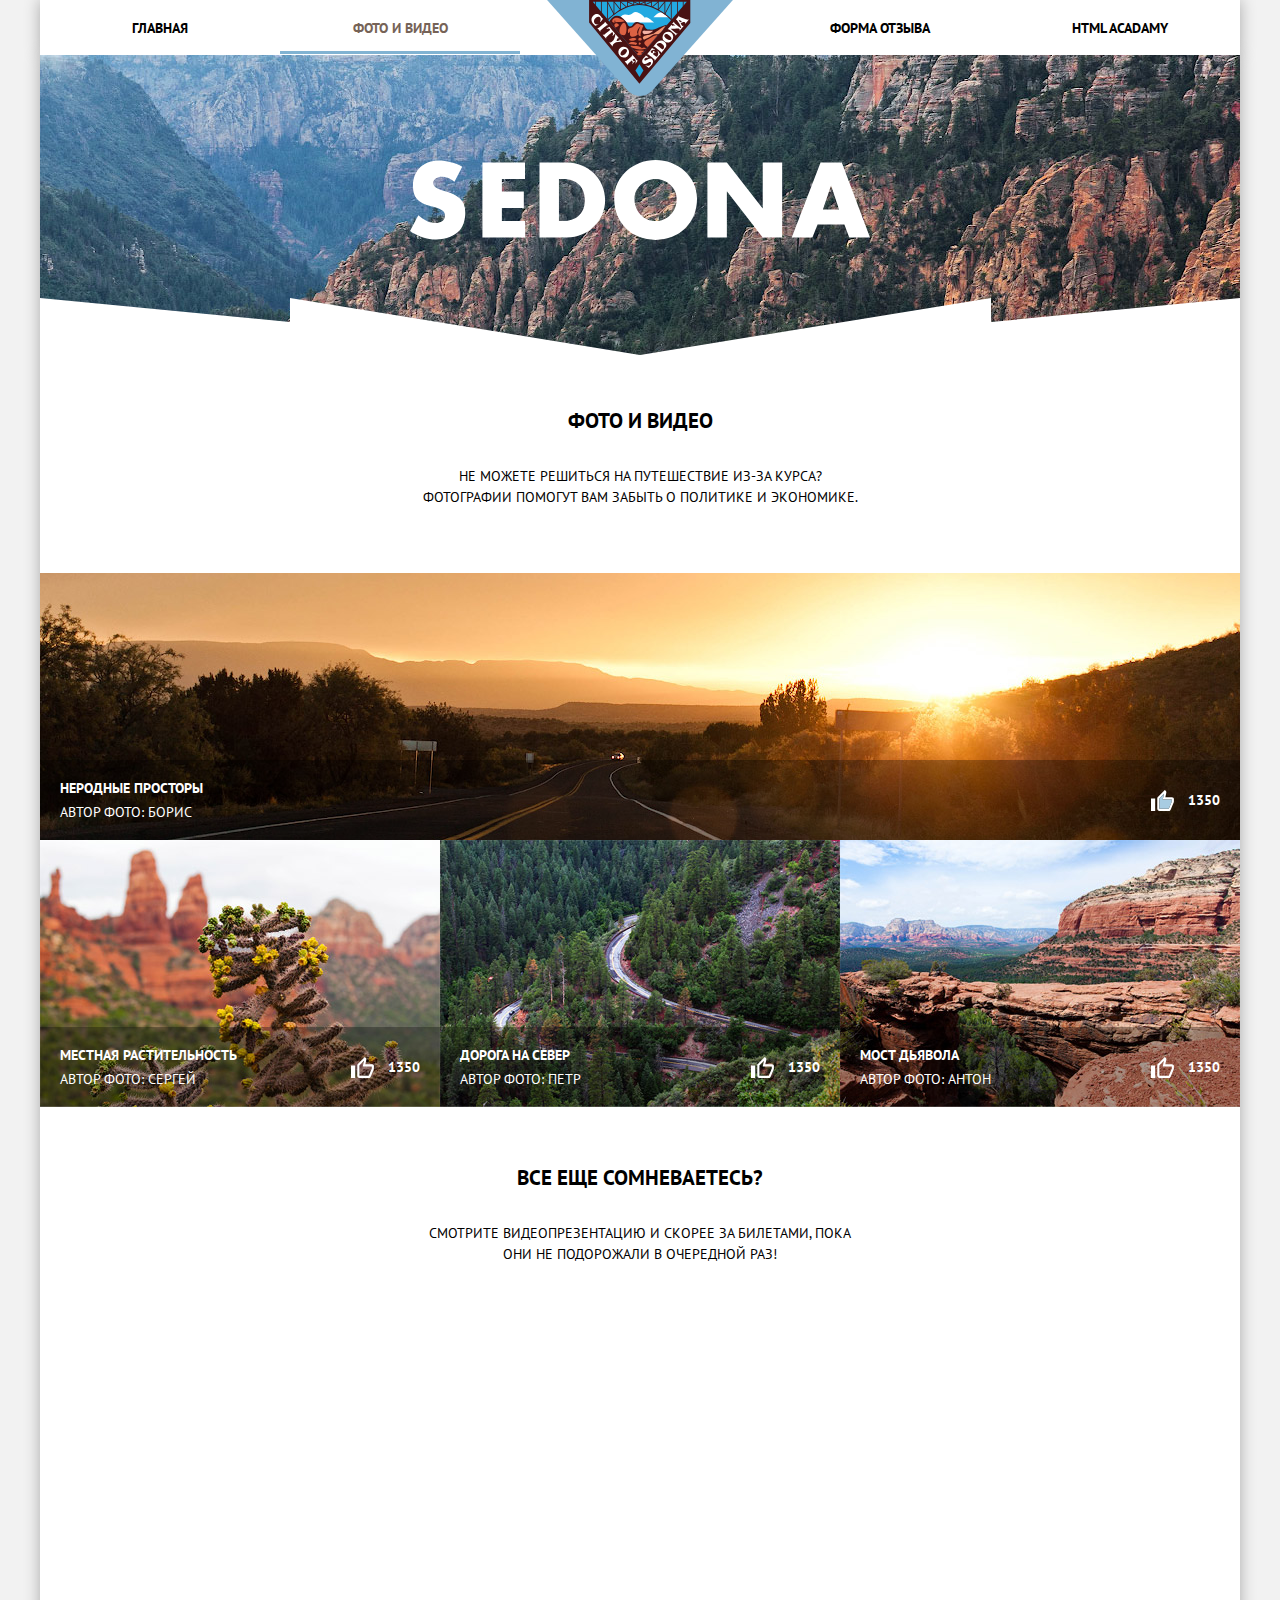
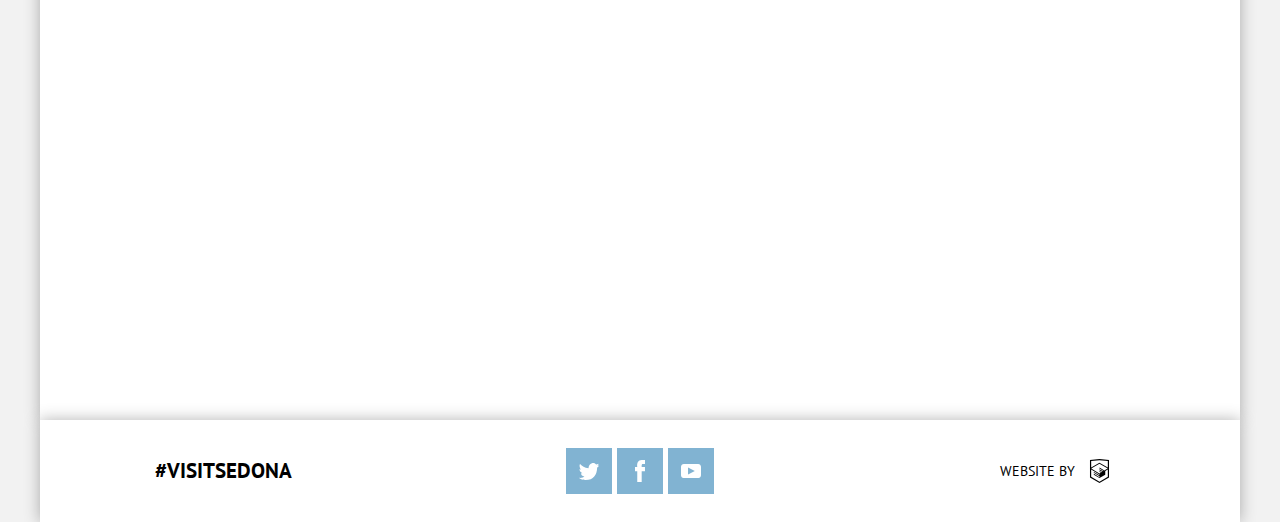
<file: media.html>
<!DOCTYPE html>
<html lang="ru">

<head>
  <meta charset="UTF-8">
  <meta http-equiv="X-UA-Compatible" content="IE=edge">
  <meta name="viewport" content="width=device-width, initial-scale=1.0">
  <meta name="description" content="Сайт города Седона">
  <meta name="keywords" content="HTML5, CSS, адаптивный, резиновый, БЭМ, семантичный">
  <meta name="author" content="Филатов Денис">
  <meta name="author" content="Filatov Denis">
  <title>Седона</title>
  <link rel="stylesheet" href="./pages/media.css">
</head>

<body>
  <div class="page">

    <header class="header container">
      <nav class="main-nav">
        <ul class="main-nav__list">
          <li class="main-nav__item">
            <a class="main-nav__link" href="index.html">Главная</a>
          </li>
          <li class="main-nav__item">
            <a class="main-nav__link main-nav__link_active" href="">Фото и видео</a>
          </li>
          <li class="main-nav__item main-nav__item_order_first">
            <a class="main-nav__link main-nav__link-logo" href="index.html">
              <picture>
                <source media="(min-width: 1200px)" srcset="./img/logo-sedona-desktop.svg">
                <source media="(min-width: 768px)" srcset="./img/logo-sedona-tablet.svg">
                <img class="main-nav__logo" src="./img/logo-sedona-mobile.svg" alt="logo Sedona">
              </picture>
            </a>
          </li>
          <li class="main-nav__item">
            <a class="main-nav__link" href="">Форма отзыва</a>
          </li>
          <li class="main-nav__item">
            <a class="main-nav__link" href="">HTML Acadamy</a>
          </li>
        </ul>
      </nav>
      <button class="hamburger hamburger__anim">
        <span class="hamburger__item">menu toggle</span>
      </button>
    </header>

    <main class="content container">

      <section class="main-foto main-foto_page_media content__main-foto">
        <h1 class="visually-hidden">Сайт города Седона</h1>
        <div class="main-foto__sedona main-foto__sedona_page_media"></div>
        <img class="main-foto__text main-foto__text_page_media" src="./img/text-sedona.svg" alt="добро пожаловать">
      </section>

      <section class="media">
        <h2 class="media__title title wrapper">Фото и видео</h2>
        <p class="media__subtitle subtitle wrapper">Не можете решиться на путешествие из-за курса? Фотографии помогут
          вам забыть о политике и экономике.
        </p>

        <ul class="media__cards media__wrapper">
          <li class="media__card media__card_size_xl media__separator">
            <picture>
              <source media="(min-width: 900px)"
                srcset="./img/photo-sunset-desktop@1x.jpg 1x, ./img/photo-sunset-desktop@2x.jpg 2x">
              <source media="(min-width: 450px)"
                srcset="./img/photo-sunset-tablet@1x.jpg 1x, ./img/photo-sunset-tablet@2x.jpg 2x">
              <img class="media__pic  media__pic_size_xl" src="./img/photo-sunset-mobile@1x.jpg"
                srcset="./img/photo-sunset-mobile@2x.jpg 2x" alt="виды седоны">
            </picture>
            <div class="media__card-wrapper">
              <div class="media__text-container">
                <h4 class="media__title-foto media__text">неродные просторы</h4>
                <p class="media__author media__text">Автор фото: Борис</p>
              </div>
              <div class="like">
                <svg class="like__likes like_active" version="1.0" id="Layer_1" xmlns="http://www.w3.org/2000/svg"
                  xmlns:xlink="http://www.w3.org/1999/xlink" x="0px" y="0px" viewBox="0 0 22 20"
                  enable-background="new 0 0 22 20" xml:space="preserve">
                  <g id="Page-1">
                    <g id="Core" transform="translate(-295.000000, -464.000000)">
                      <g id="thumb-up" transform="translate(295.000000, 464.000000)">
                        <path class="shape" id="shape"
                          d="M12.383,3.646l-0.637,2.929L11.219,9H13.7h6.2v2c0,0.018,0,0.037,0.001,0.058L17,18H8V8.029 l0.014-0.015L12.383,3.646 M2,10v8V10 M13.2,0L6.6,6.6C6.2,6.9,6,7.4,6,8v10c0,1.1,0.9,2,2,2h9c0.8,0,1.5-0.5,1.8-1.2l3-7.1 C21.9,11.5,21.9,11.2,21.9,11V9H22c0-1.1-0.9-2-2-2h-6.3l1-4.6V2.1c0-0.4-0.2-0.8-0.4-1.1L13.2,0L13.2,0z M4,8H0v12h4V8L4,8z M22,9c0,0.033,0,0.044,0,0.044V9L22,9z" />
                        <path class="like__shape" id="shape2"
                          d="M17,18H8V8l0,0l4.4-4.4l-0.6,2.9L11.2,9h2.5h6.2v2c0,0,0,0,0,0.1L17,18z" />
                      </g>
                    </g>
                  </g>
                </svg>
                <p class="like-count like__text">1350</p>
              </div>
            </div>
          </li>
          <li class="media__card media__separator">
            <picture>
              <source media="(min-width: 900px)"
                srcset="./img/photo-cactus-desktop@1x.jpg 1x, ./img/photo-cactus-desktop@2x.jpg 2x">
              <source media="(min-width: 450px)"
                srcset="./img/photo-cactus-tablet@1x.jpg 1x, ./img/photo-cactus-tablet@2x.jpg 2x">
              <img class="media__pic" src="./img/photo-cactus-mobile@1x.jpg"
                srcset="./img/photo-cactus-mobile@2x.jpg 2x" alt="виды седоны">
            </picture>
            <div class="media__card-wrapper">
              <div class="media__text-container">
                <h4 class="media__title-foto media__text">Местная растительность</h4>
                <p class="media__author media__text">Автор фото: Сергей</p>
              </div>
              <div class="like">
                <svg class="like__likes" version="1.0" id="Layer_1" xmlns="http://www.w3.org/2000/svg"
                  xmlns:xlink="http://www.w3.org/1999/xlink" x="0px" y="0px" viewBox="0 0 22 20"
                  enable-background="new 0 0 22 20" xml:space="preserve">
                  <g id="Page-1">
                    <g id="Core" transform="translate(-295.000000, -464.000000)">
                      <g id="thumb-up" transform="translate(295.000000, 464.000000)">
                        <path class="shape" id="shape"
                          d="M12.383,3.646l-0.637,2.929L11.219,9H13.7h6.2v2c0,0.018,0,0.037,0.001,0.058L17,18H8V8.029 l0.014-0.015L12.383,3.646 M2,10v8V10 M13.2,0L6.6,6.6C6.2,6.9,6,7.4,6,8v10c0,1.1,0.9,2,2,2h9c0.8,0,1.5-0.5,1.8-1.2l3-7.1 C21.9,11.5,21.9,11.2,21.9,11V9H22c0-1.1-0.9-2-2-2h-6.3l1-4.6V2.1c0-0.4-0.2-0.8-0.4-1.1L13.2,0L13.2,0z M4,8H0v12h4V8L4,8z M22,9c0,0.033,0,0.044,0,0.044V9L22,9z" />
                        <path class="like__shape" id="shape2"
                          d="M17,18H8V8l0,0l4.4-4.4l-0.6,2.9L11.2,9h2.5h6.2v2c0,0,0,0,0,0.1L17,18z" />
                      </g>
                    </g>
                  </g>
                </svg>
                <p class="like-count like__text">1350</p>
              </div>
            </div>
          </li>
          <li class="media__card media__separator">
            <picture>
              <source media="(min-width: 900px)"
                srcset="./img/photo-roads-desktop@1x.jpg 1x, ./img/photo-roads-desktop@2x.jpg 2x">
              <source media="(min-width: 450px)"
                srcset="./img/photo-roads-tablet@1x.jpg 1x, ./img/photo-roads-tablet@2x.jpg 2x">
              <img class="media__pic" src="./img/photo-roads-mobile@1x.jpg" srcset="./img/photo-roads-mobile@2x.jpg 2x"
                alt="виды седоны">
            </picture>
            <div class="media__card-wrapper">
              <div class="media__text-container">
                <h4 class="media__title-foto media__text">Дорога на север</h4>
                <p class="media__author media__text">Автор фото: Петр</p>
              </div>
              <div class="like">
                <svg class="like__likes" version="1.0" id="Layer_1" xmlns="http://www.w3.org/2000/svg"
                  xmlns:xlink="http://www.w3.org/1999/xlink" x="0px" y="0px" viewBox="0 0 22 20"
                  enable-background="new 0 0 22 20" xml:space="preserve">
                  <g id="Page-1">
                    <g id="Core" transform="translate(-295.000000, -464.000000)">
                      <g id="thumb-up" transform="translate(295.000000, 464.000000)">
                        <path class="shape" id="shape"
                          d="M12.383,3.646l-0.637,2.929L11.219,9H13.7h6.2v2c0,0.018,0,0.037,0.001,0.058L17,18H8V8.029 l0.014-0.015L12.383,3.646 M2,10v8V10 M13.2,0L6.6,6.6C6.2,6.9,6,7.4,6,8v10c0,1.1,0.9,2,2,2h9c0.8,0,1.5-0.5,1.8-1.2l3-7.1 C21.9,11.5,21.9,11.2,21.9,11V9H22c0-1.1-0.9-2-2-2h-6.3l1-4.6V2.1c0-0.4-0.2-0.8-0.4-1.1L13.2,0L13.2,0z M4,8H0v12h4V8L4,8z M22,9c0,0.033,0,0.044,0,0.044V9L22,9z" />
                        <path class="like__shape" id="shape2"
                          d="M17,18H8V8l0,0l4.4-4.4l-0.6,2.9L11.2,9h2.5h6.2v2c0,0,0,0,0,0.1L17,18z" />
                      </g>
                    </g>
                  </g>
                </svg>
                <p class="like-count like__text">1350</p>
              </div>
            </div>
          </li>
          <li class="media__card media__separator">
            <picture>
              <source media="(min-width: 900px)"
                srcset="./img/photo-bridge-desktop@1x.jpg 1x, ./img/photo-bridge-desktop@2x.jpg 2x">
              <source media="(min-width: 450px)"
                srcset="./img/photo-bridge-tablet@1x.jpg 1x, ./img/photo-bridge-tablet@2x.jpg 2x">
              <img class="media__pic" src="./img/photo-bridge-mobile@1x.jpg"
                srcset="./img/photo-bridge-mobile@2x.jpg 2x" alt="виды седоны">
            </picture>
            <div class="media__card-wrapper">
              <div class="media__text-container">
                <h4 class="media__title-foto media__text">Мост дьявола</h4>
                <p class="media__author media__text">Автор фото: Антон</p>
              </div>
              <div class="like">
                <svg class="like__likes" version="1.0" id="Layer_1" xmlns="http://www.w3.org/2000/svg"
                  xmlns:xlink="http://www.w3.org/1999/xlink" x="0px" y="0px" viewBox="0 0 22 20"
                  enable-background="new 0 0 22 20" xml:space="preserve">
                  <g id="Page-1">
                    <g id="Core" transform="translate(-295.000000, -464.000000)">
                      <g id="thumb-up" transform="translate(295.000000, 464.000000)">
                        <path class="shape" id="shape"
                          d="M12.383,3.646l-0.637,2.929L11.219,9H13.7h6.2v2c0,0.018,0,0.037,0.001,0.058L17,18H8V8.029 l0.014-0.015L12.383,3.646 M2,10v8V10 M13.2,0L6.6,6.6C6.2,6.9,6,7.4,6,8v10c0,1.1,0.9,2,2,2h9c0.8,0,1.5-0.5,1.8-1.2l3-7.1 C21.9,11.5,21.9,11.2,21.9,11V9H22c0-1.1-0.9-2-2-2h-6.3l1-4.6V2.1c0-0.4-0.2-0.8-0.4-1.1L13.2,0L13.2,0z M4,8H0v12h4V8L4,8z M22,9c0,0.033,0,0.044,0,0.044V9L22,9z" />
                        <path class="like__shape" id="shape2"
                          d="M17,18H8V8l0,0l4.4-4.4l-0.6,2.9L11.2,9h2.5h6.2v2c0,0,0,0,0,0.1L17,18z" />
                      </g>
                    </g>
                  </g>
                </svg>
                <p class="like-count like__text">1350</p>
              </div>
            </div>
          </li>
        </ul>

        <h2 class="media__title title wrapper">Все еще сомневаетесь?</h2>
        <p class="media__subtitle subtitle wrapper">Смотрите видеопрезентацию и скорее за билетами, пока они не
          подорожали в очередной раз!
        </p>
        <iframe class="media__video" src="https://www.youtube.com/embed/_qHjLngt7OI" title="YouTube video player"
          allow="accelerometer; autoplay; clipboard-write; encrypted-media; gyroscope; picture-in-picture"
          allowfullscreen></iframe>
      </section>

    </main>

    <footer class="footer container">
      <div class="footer__container wrapper">
        <a class="footer__item footer__hashtag" href="#">#visitsedona</a>
        <ul class="footer__item social">
          <li class="social__item social__item_link_twitter">
            <a class="social__link" href="#">
              <span class="visually-hidden">твиттер</span>
            </a>
          </li>
          <li class="social__item social__item_link_facebook">
            <a class="social__link" href="#">
              <span class="visually-hidden">фейсбук</span>
            </a>
          </li>
          <li class="social__item social__item_link_youtube">
            <a class="social__link" href="#">
              <span class="visually-hidden">ютуб</span>
            </a>
          </li>
        </ul>
        <div class="footer__item copyright">
          <a href="#" class="copyright__link">
            <p class="copyright__text">website by</p>
            <svg class="copyright__icon" xmlns="http://www.w3.org/2000/svg" viewBox="0 0 60 60" fill="black">
              <path
                d="M30.2 5h-.2l-19.7 2.1v36.2l19.7 11.7 19.7-11.7v-36.2l-19.5-2.1zm17 36.8l-17.2 10.2-17.2-10.2v-14.8l17.1 10.2v1.8l-11.7-7v1.8l11.8 7.1v1.9l-11.8-7v1.8l11.8 7 11.9-7.1v-7.6l5.3-3.2v15.1zm-.1-17l-4.7 2.8-2.2 1.3-10.3-6.1v1.8l8.8 5.3h-.1l-.2.1-1.3.7-7.3-4.3v1.8l5.8 3.4-1.4.9-4.3-2.6v1.8l2.9 1.7-2.9 1.7-17-10.1 17-10.2 17.2 10zm.1-1.8l-17.3-10.2-17.1 10.2v-13.6l17.2-1.8 17.2 1.8v13.6z" />
            </svg>
          </a>
        </div>
      </div>
    </footer>

  </div>
  <script src="./js/script.js"></script>

</body>

</html>
</file>
<file: pages/media.css>
@import url(../vendor/normalize.css);

@import url(../blocks/reset-style/reset-styles.css);

@import url(../blocks/page/page.css);

@import url(../blocks/visually-hidden/visually-hidden.css);

@import url(../blocks/container/container.css);

@import url(../blocks/hamburger/hamburger.css);
@import url(../blocks/hamburger/hamburger__item.css);

@import url(../blocks/main-nav/main-nav__item.css);
@import url(../blocks/main-nav/main-nav__item_order_first.css);
@import url(../blocks/main-nav/main-nav__link.css);
@import url(../blocks/main-nav/main-nav__list.css);
@import url(../blocks/main-nav/main-nav__logo.css);
@import url(../blocks/main-nav/main-nav__link-logo.css);
@import url(../blocks/main-nav/main-nav__link_active.css);
@import url(../blocks/main-nav/main-nav__item_closed.css);

@import url(../blocks/wrapper/wrapper.css);

@import url(../blocks/content/content.css);
@import url(../blocks/content/content__main-foto.css);

@import url(../blocks/main-foto/main-foto.css);
@import url(../blocks/main-foto/_page/main-foto_page_media.css);
@import url(../blocks/main-foto/main-foto__sedona.css);
@import url(../blocks/main-foto/_page/main-foto__sedona_page_media.css);
@import url(../blocks/main-foto/main-foto__text.css);
@import url(../blocks/main-foto/_page/main-foto__text_page_media.css);

@import url(../blocks/media/media.css);
@import url(../blocks/media/media__wrapper.css);
@import url(../blocks/media/media__title.css);
@import url(../blocks/media/media__subtitle.css);
@import url(../blocks/media/media__cards.css);
@import url(../blocks/media/media__card.css);
@import url(../blocks/media/media__card-wrapper.css);
@import url(../blocks/media/media__card_size_xl.css);
@import url(../blocks/media/media__separator.css);
@import url(../blocks/media/media__author.css);
@import url(../blocks/media/media__pic.css);
@import url(../blocks/media/media__title-foto.css);
@import url(../blocks/media/media__text.css);
@import url(../blocks/media/media__video.css);

@import url(../blocks/like/like-count.css);
@import url(../blocks/like/like.css);
@import url(../blocks/like/like__likes.css);
@import url(../blocks/like/like_active.css);

@import url(../blocks/footer/footer.css);
@import url(../blocks/footer/footer__container.css);
@import url(../blocks/footer/footer__hashtag.css);
@import url(../blocks/footer/footer__item.css);

@import url(../blocks/social/social.css);
@import url(../blocks/social/social__item.css);
@import url(../blocks/social/_link/social__item_link_youtube.css);
@import url(../blocks/social/_link/social__item_link_facebook.css);
@import url(../blocks/social/_link/social__item_link_twitter.css);

@import url(../blocks/copyright/copyright.css);
@import url(../blocks/copyright/copyright__icon.css);
@import url(../blocks/copyright/copyright__link.css);
@import url(../blocks/copyright/copyright__text.css);
</file>
